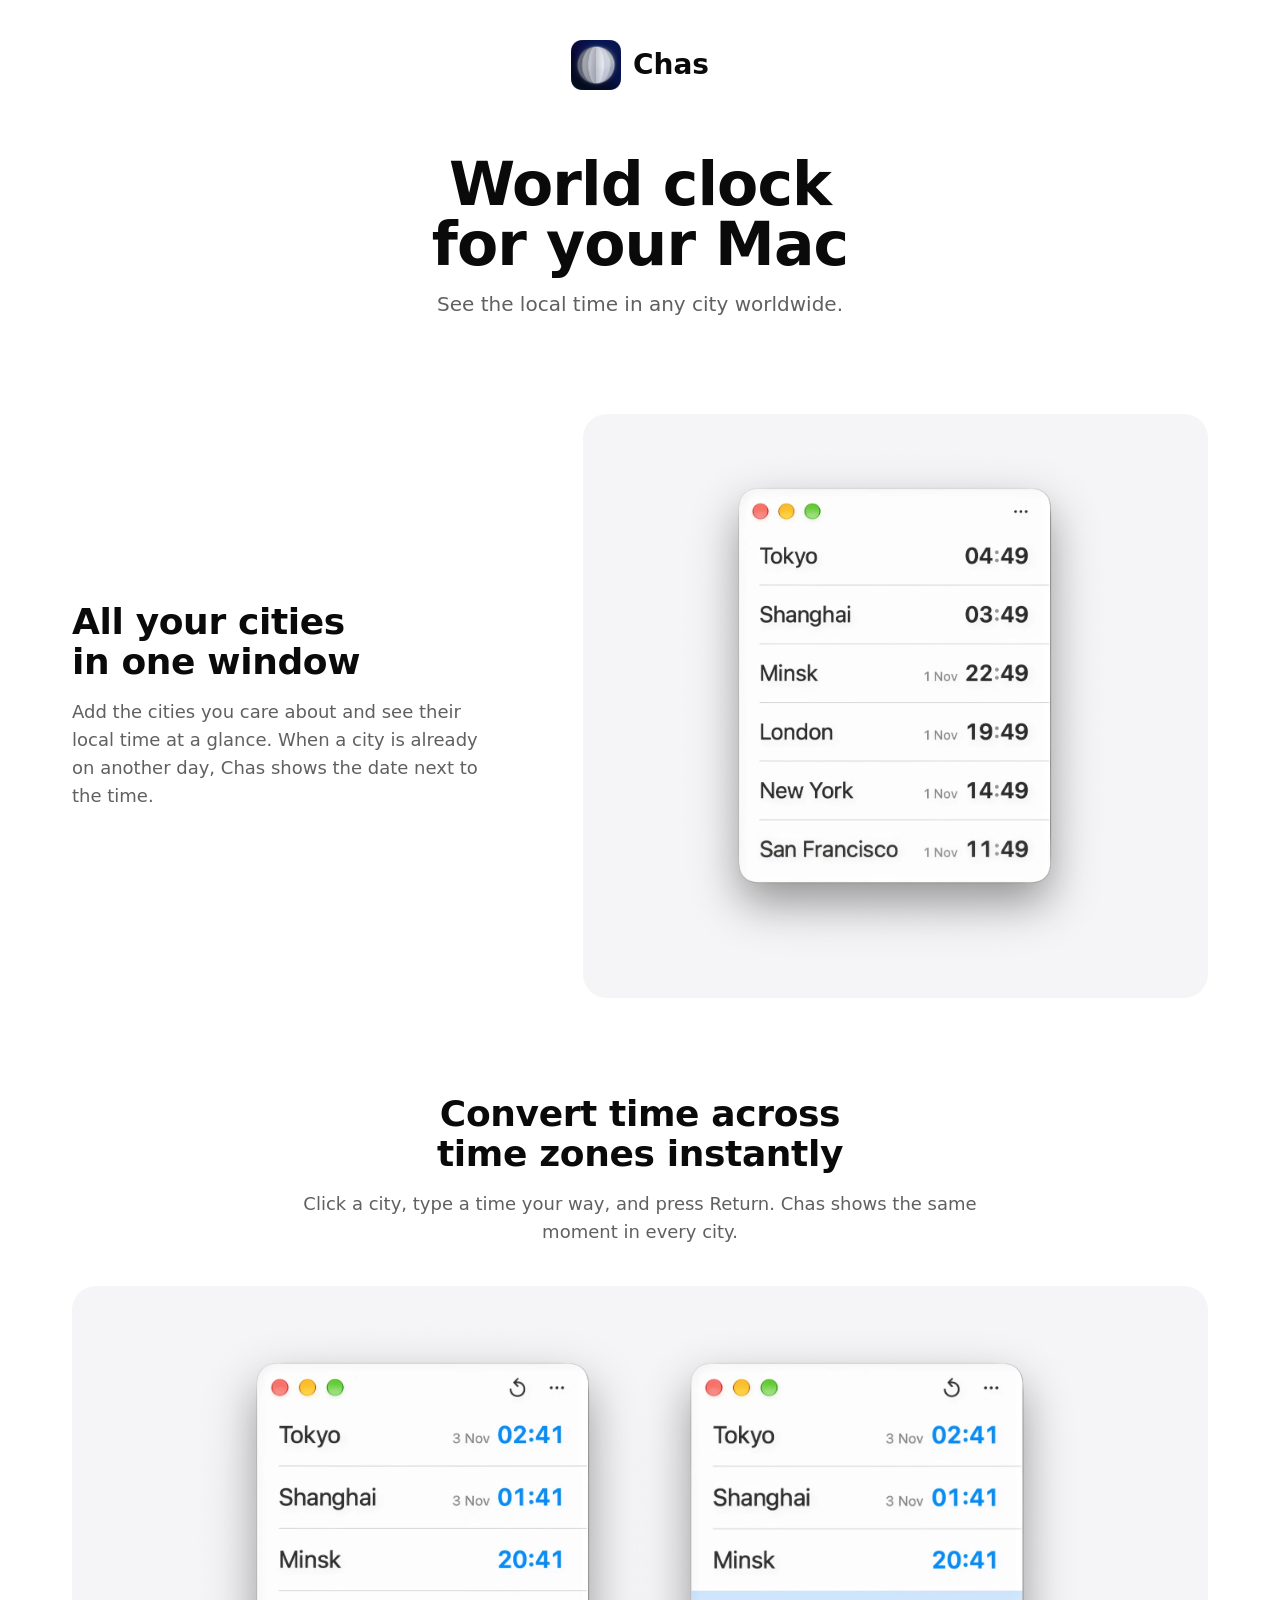
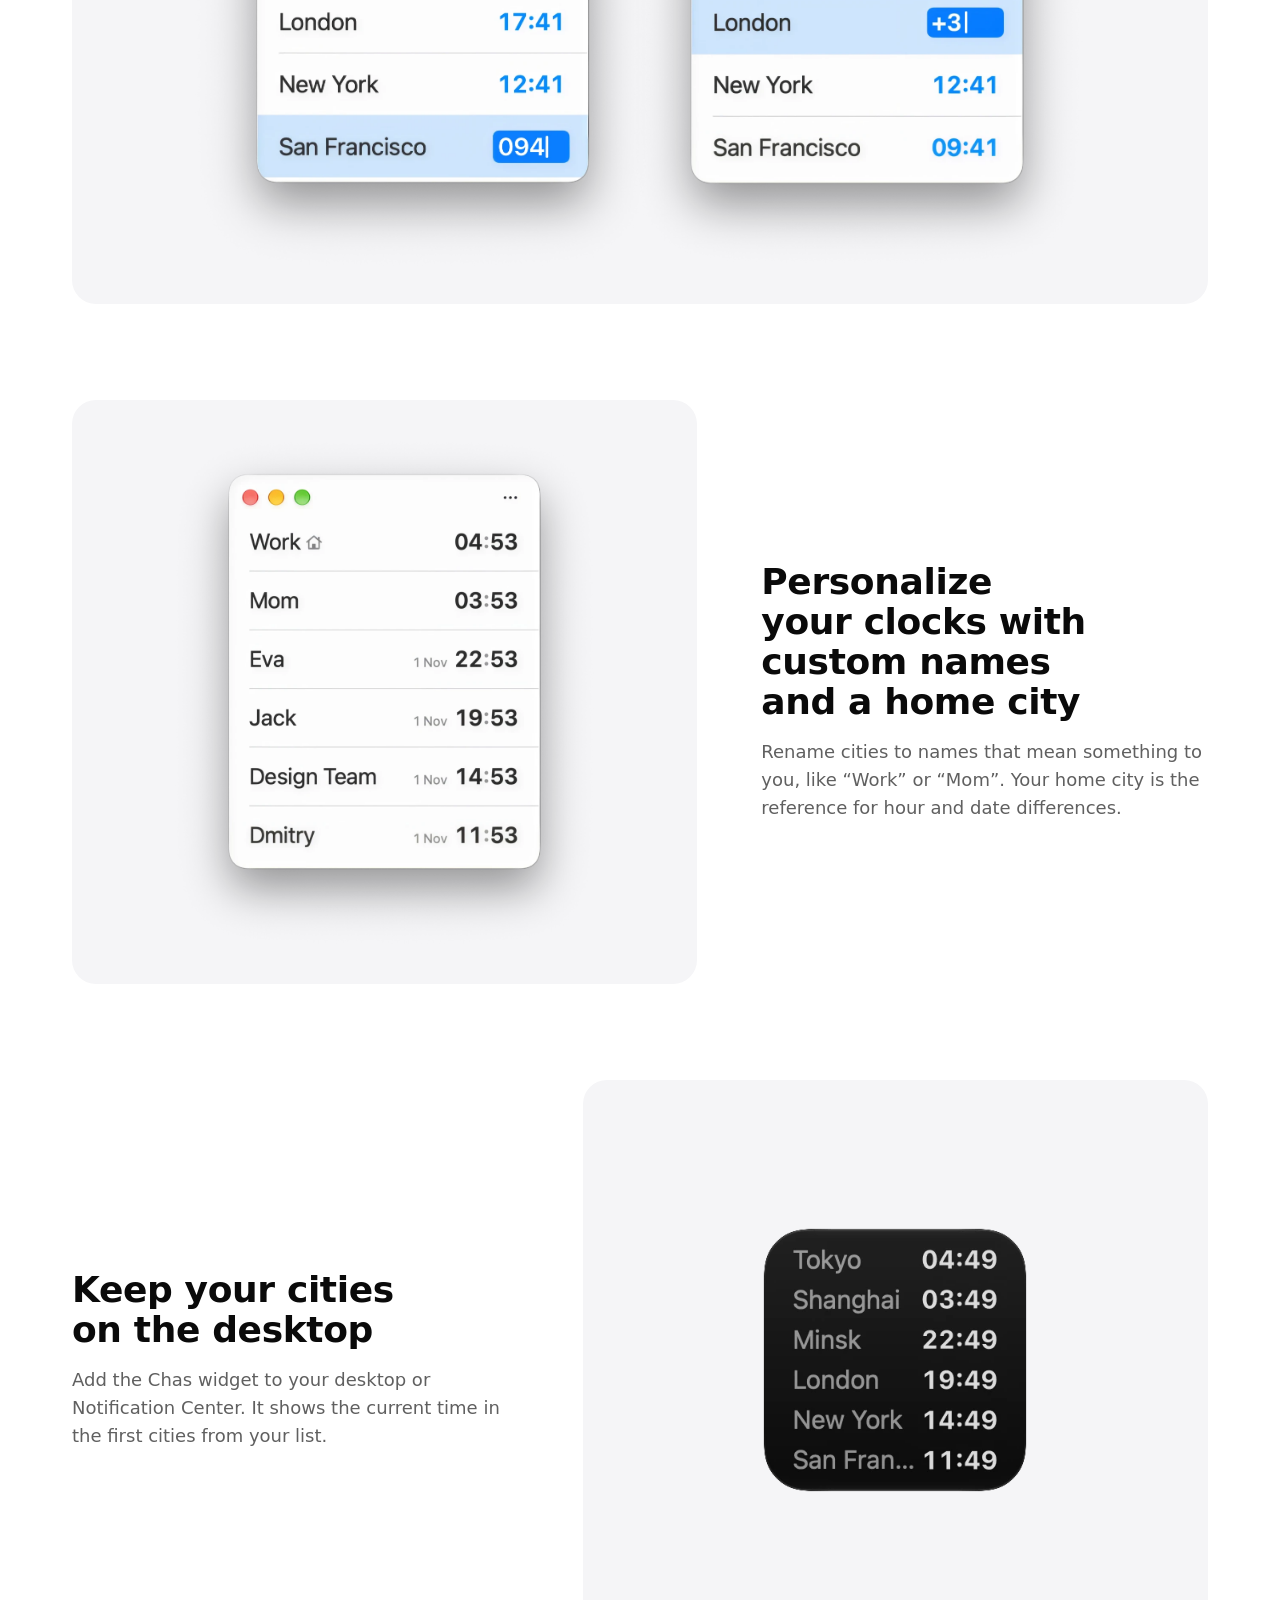
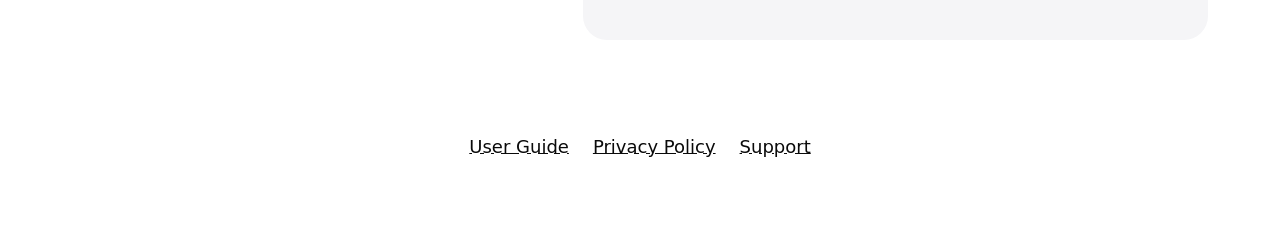
<file: index.html>
<!doctype html>
<html lang="en">
  <head>
    <meta charset="utf-8" />
    <meta name="viewport" content="width=device-width, initial-scale=1" />
    <title>Chas – World Time</title>
    <meta name="description" content="A world clock for your Mac. Type a time in one city to see it in all the others." />
    <link rel="canonical" href="https://bosha13.github.io/Chas-Website/" />
    <meta property="og:type" content="website" />
    <meta property="og:url" content="https://bosha13.github.io/Chas-Website/" />
    <meta property="og:title" content="Chas – World Time" />
    <meta property="og:description" content="A world clock for your Mac. Type a time in one city to see it in all the others." />
    <meta property="og:image" content="https://bosha13.github.io/Chas-Website/src/og-image.png" />
    <meta property="og:image:width" content="1200" />
    <meta property="og:image:height" content="630" />
    <meta property="og:image:alt" content="Chas windows comparing the time in six cities" />
    <meta name="twitter:card" content="summary_large_image" />
    <link rel="icon" href="src/AppIcon.webp" />
    <link rel="apple-touch-icon" href="src/apple-touch-icon.png" />
    <link rel="stylesheet" href="styles.css" />
    <script>document.documentElement.classList.add("js");</script>
  </head>
  <body>
    <main class="page" aria-labelledby="hero-title">
      <header class="brand" aria-label="Chas">
        <img class="brand__icon" src="src/AppIcon.webp" alt="" width="50" height="50" />
        <span class="brand__name">Chas</span>
      </header>

      <section class="hero" aria-labelledby="hero-title">
        <h1 id="hero-title" class="hero__title">World clock for your Mac</h1>
        <p class="hero__lead">See the local time in any city worldwide.</p>
      </section>

      <div class="content">
        <section class="feature reveal" aria-labelledby="cities-title">
          <div class="feature__text">
            <h2 id="cities-title" class="feature__title">All your cities in one window</h2>
            <p>Add the cities you care about and see their local time at a glance. When a city is already on another day, Chas shows the date next to the time.</p>
          </div>
          <div class="stage">
            <img
              src="src/Slide-1_2x.webp"
              alt="Chas window with the local time in six cities"
              width="547"
              height="650"
            />
          </div>
        </section>

        <section class="feature feature--wide reveal" aria-labelledby="convert-title">
          <div class="feature__text">
            <h2 id="convert-title" class="feature__title">Convert time across time zones instantly</h2>
            <p>Click a city, type a time your way, and press Return. Chas shows the same moment in every city.</p>
          </div>
          <div class="stage">
            <div class="shot-pair">
              <img
                src="src/Slide-2_2x.webp"
                alt="Typing a time for San Francisco shows the same moment in every city"
                width="547"
                height="650"
              />
              <img
                src="src/Slide-3_2x.webp"
                alt="Typing +3 for London moves the comparison three hours ahead"
                width="547"
                height="650"
              />
            </div>
          </div>
        </section>

        <section class="feature feature--flip reveal" aria-labelledby="personalize-title">
          <div class="feature__text">
            <h2 id="personalize-title" class="feature__title">Personalize your clocks with custom names and a home city</h2>
            <p>Rename cities to names that mean something to you, like “Work” or “Mom”. Your home city is the reference for hour and date differences.</p>
          </div>
          <div class="stage">
            <img
              src="src/Slide-4_2x.webp"
              alt="Clocks with custom names like Work and Mom"
              width="547"
              height="650"
            />
          </div>
        </section>

        <section class="feature reveal" aria-labelledby="widget-title">
          <div class="feature__text">
            <h2 id="widget-title" class="feature__title">Keep your cities on the desktop</h2>
            <p>Add the Chas widget to your desktop or Notification Center. It shows the current time in the first cities from your list.</p>
          </div>
          <div class="stage">
            <img
              class="stage__widget"
              src="src/Widget_2x.webp"
              alt="Chas widget with the time in six cities"
              width="180"
              height="180"
            />
          </div>
        </section>
      </div>

      <footer class="links">
        <a href="user-guide.html">User Guide</a>
        <a href="privacy-policy.html">Privacy Policy</a>
        <a href="mailto:alxndr.bokhan@gmail.com">Support</a>
      </footer>
    </main>

    <script>
      // Секции плавно появляются при первом попадании в экран.
      if ("IntersectionObserver" in window) {
        const observer = new IntersectionObserver(
          (entries) => {
            for (const entry of entries) {
              if (!entry.isIntersecting) continue;
              entry.target.classList.add("is-visible");
              observer.unobserve(entry.target);
            }
          },
          { rootMargin: "0px 0px -10% 0px" }
        );
        document.querySelectorAll(".reveal").forEach((el) => observer.observe(el));
      } else {
        document.querySelectorAll(".reveal").forEach((el) => el.classList.add("is-visible"));
      }
    </script>
  </body>
</html>
</file>
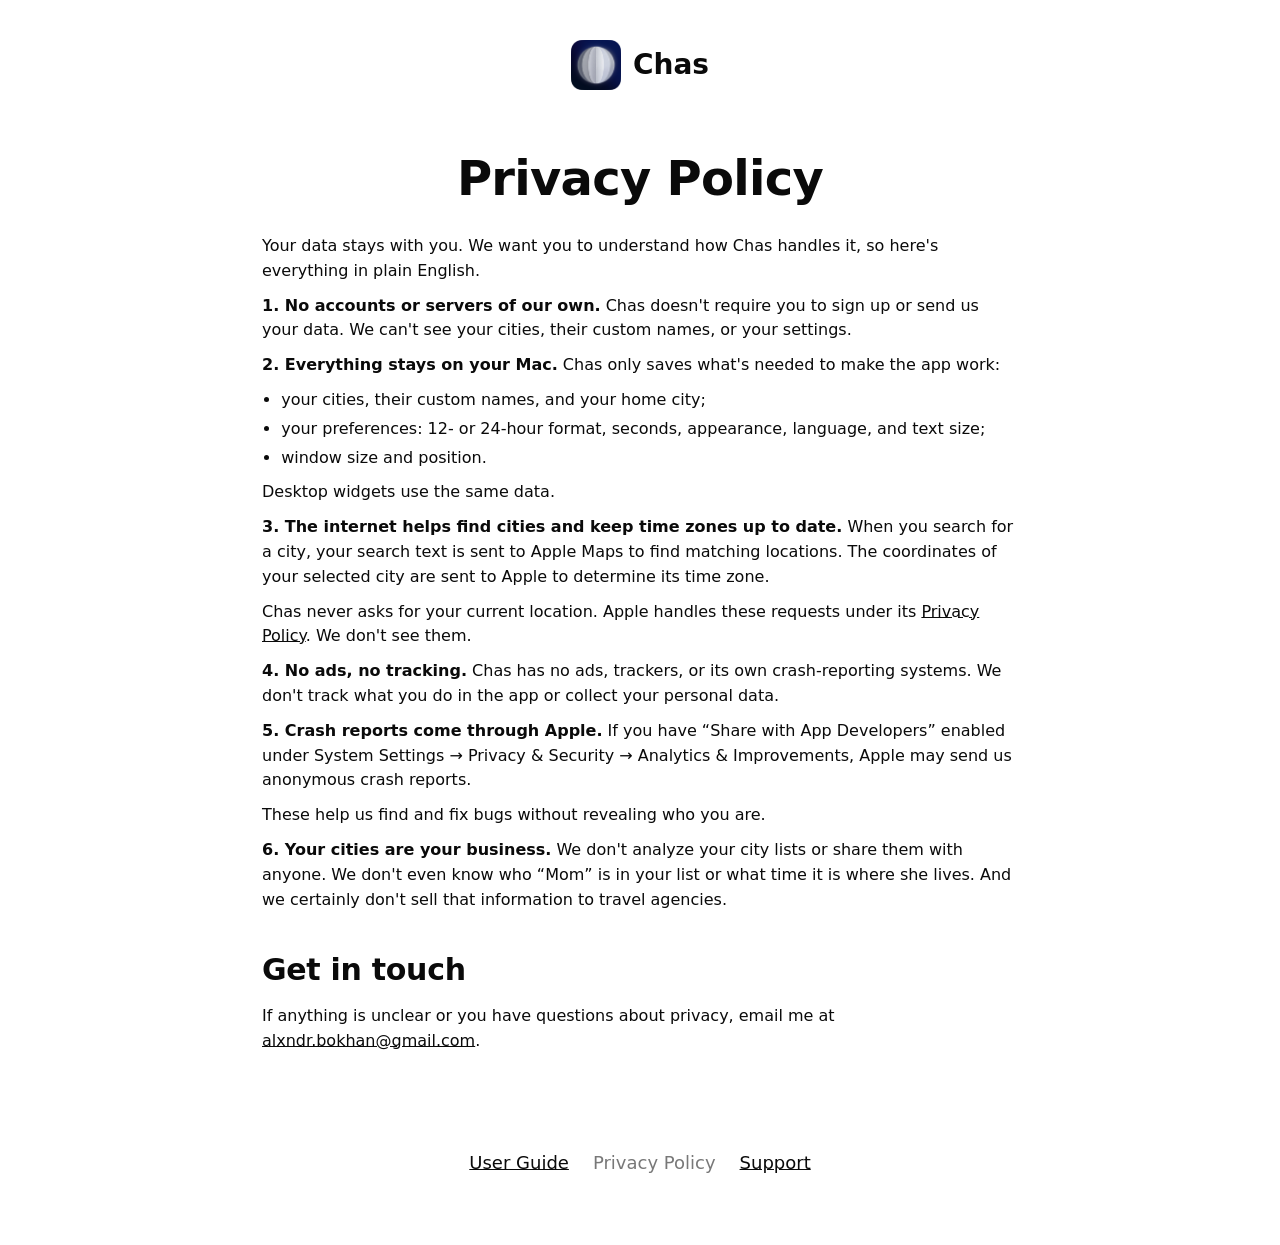
<file: privacy-policy.html>
<!doctype html>
<html lang="en">
  <head>
    <meta charset="utf-8" />
    <meta name="viewport" content="width=device-width, initial-scale=1" />
    <title>Privacy Policy | Chas</title>
    <meta name="description" content="How Chas handles your data." />
    <link rel="icon" href="src/AppIcon.webp" />
    <link rel="stylesheet" href="styles.css" />
  </head>
  <body>
    <main class="page" aria-labelledby="privacy-title">
      <header class="brand" aria-label="Chas">
        <a class="brand__home" href="index.html" aria-label="Chas home">
          <img class="brand__icon" src="src/AppIcon.webp" alt="" width="50" height="50" />
          <span class="brand__name">Chas</span>
        </a>
      </header>

      <article class="guide">
        <h1 id="privacy-title" class="guide__title">Privacy Policy</h1>

        <div class="guide__text">
          <p>
            Your data stays with you. We want you to understand how Chas handles it, so here's
            everything in plain English.
          </p>

          <p>
            <strong>1. No accounts or servers of our own.</strong> Chas doesn't require you to sign
            up or send us your data. We can't see your cities, their custom names, or your
            settings.
          </p>

          <p>
            <strong>2. Everything stays on your Mac.</strong> Chas only saves what's needed to make
            the app work:
          </p>
          <ul>
            <li>your cities, their custom names, and your home city;</li>
            <li>
              your preferences: 12- or 24-hour format, seconds, appearance, language, and text
              size;
            </li>
            <li>window size and position.</li>
          </ul>
          <p>Desktop widgets use the same data.</p>

          <p>
            <strong>3. The internet helps find cities and keep time zones up to date.</strong> When
            you search for a city, your search text is sent to Apple Maps to find matching
            locations. The coordinates of your selected city are sent to Apple to determine its
            time zone.
          </p>
          <p>
            Chas never asks for your current location. Apple handles these requests under its
            <a href="https://www.apple.com/legal/privacy/">Privacy Policy</a>. We don't see them.
          </p>

          <p>
            <strong>4. No ads, no tracking.</strong> Chas has no ads, trackers, or its own
            crash-reporting systems. We don't track what you do in the app or collect your personal
            data.
          </p>

          <p>
            <strong>5. Crash reports come through Apple.</strong> If you have “Share with App
            Developers” enabled under System Settings → Privacy &amp; Security → Analytics &amp;
            Improvements, Apple may send us anonymous crash reports.
          </p>
          <p>These help us find and fix bugs without revealing who you are.</p>

          <p>
            <strong>6. Your cities are your business.</strong> We don't analyze your city lists or
            share them with anyone. We don't even know who “Mom” is in your list or what time it is
            where she lives. And we certainly don't sell that information to travel agencies.
          </p>

          <h2>Get in touch</h2>
          <p>
            If anything is unclear or you have questions about privacy, email me at
            <a href="mailto:alxndr.bokhan@gmail.com">alxndr.bokhan@gmail.com</a>.
          </p>
        </div>
      </article>

      <footer class="links">
        <a href="user-guide.html">User Guide</a>
        <a href="privacy-policy.html" aria-current="page">Privacy Policy</a>
        <a href="mailto:alxndr.bokhan@gmail.com">Support</a>
      </footer>
    </main>
  </body>
</html>
</file>
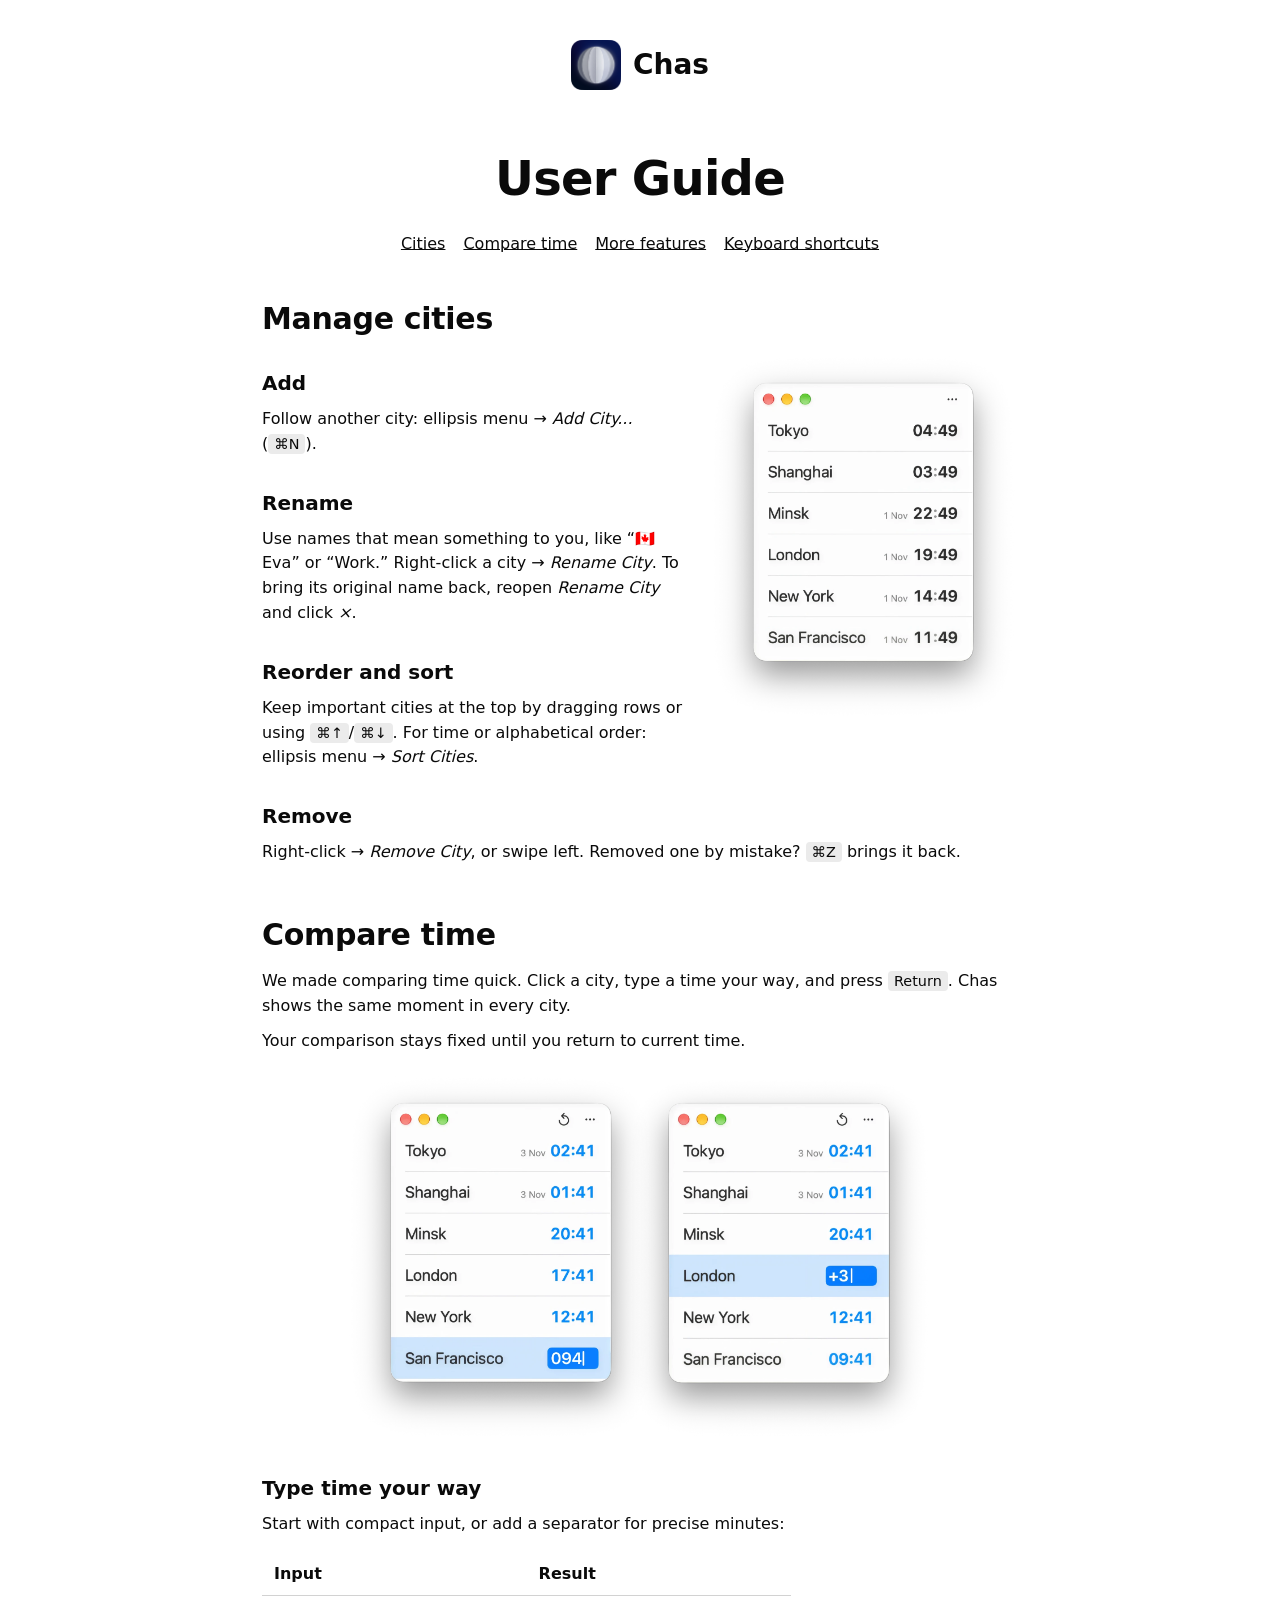
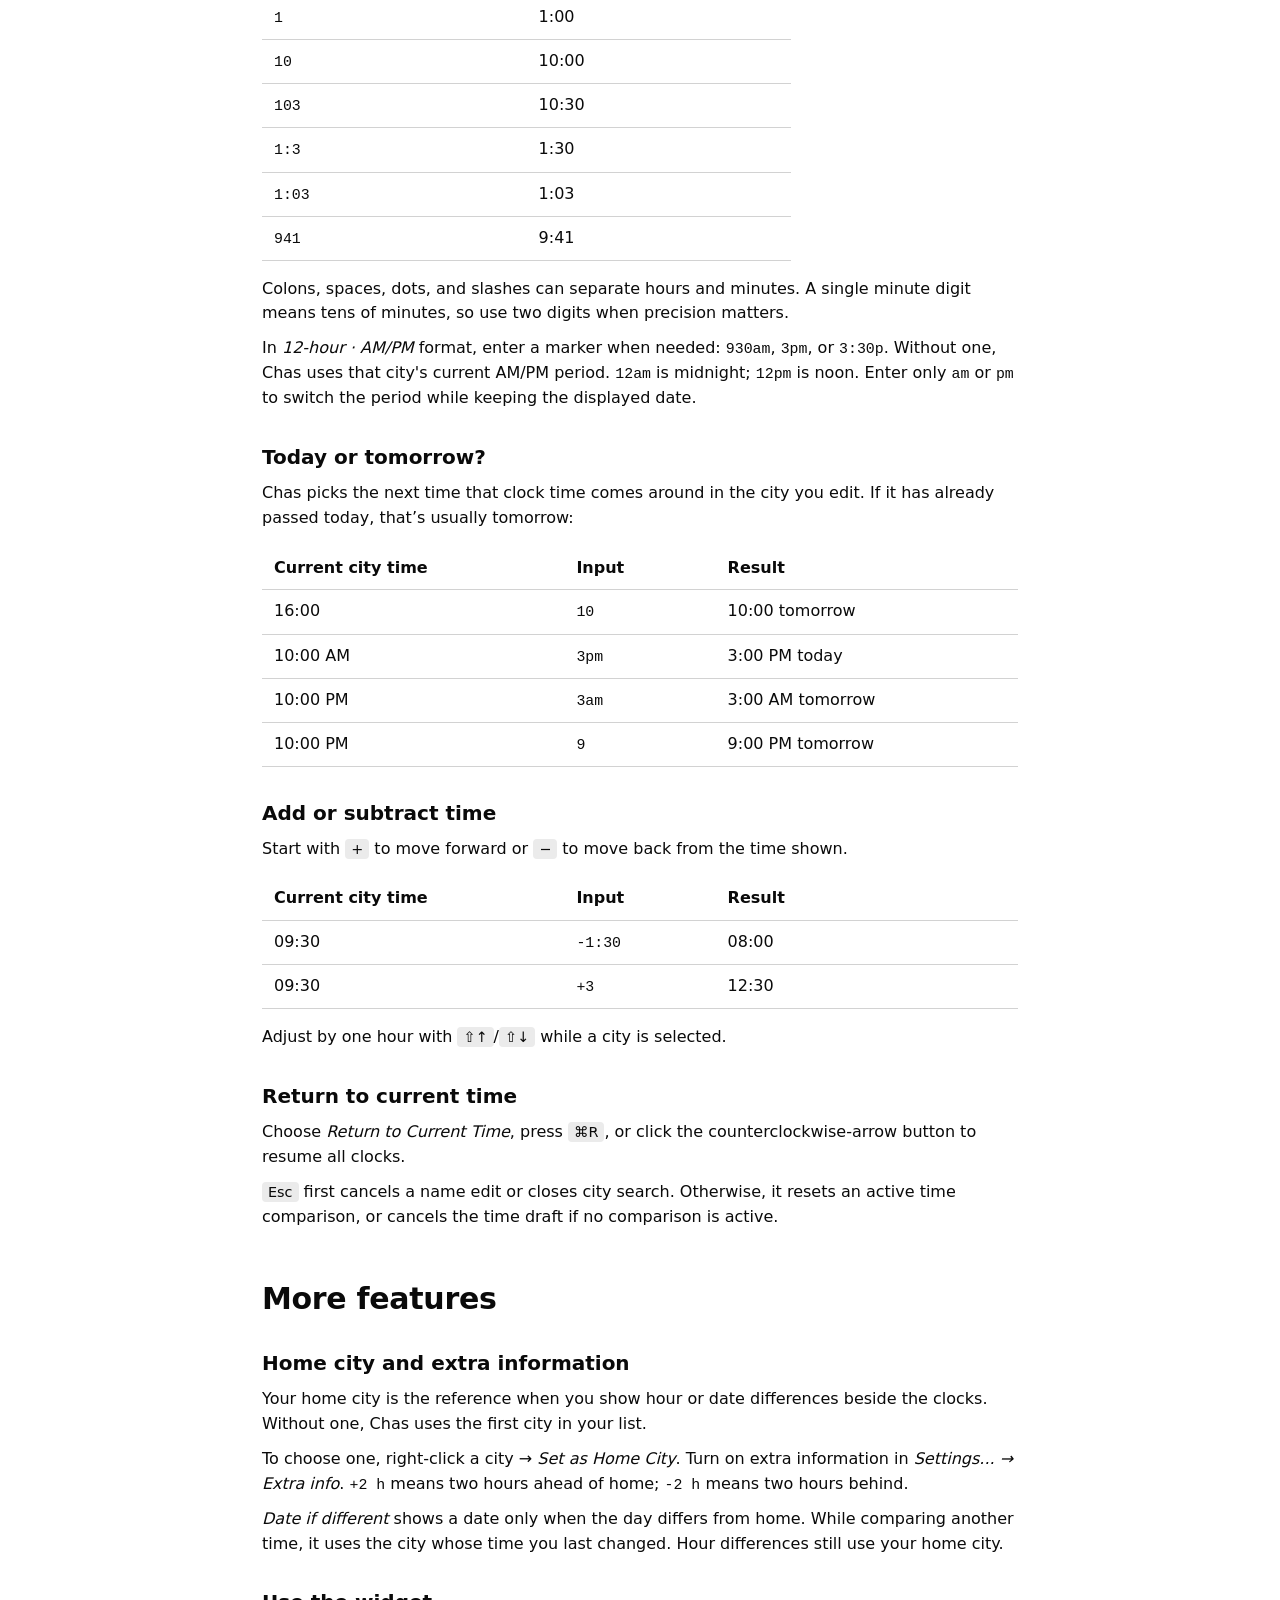
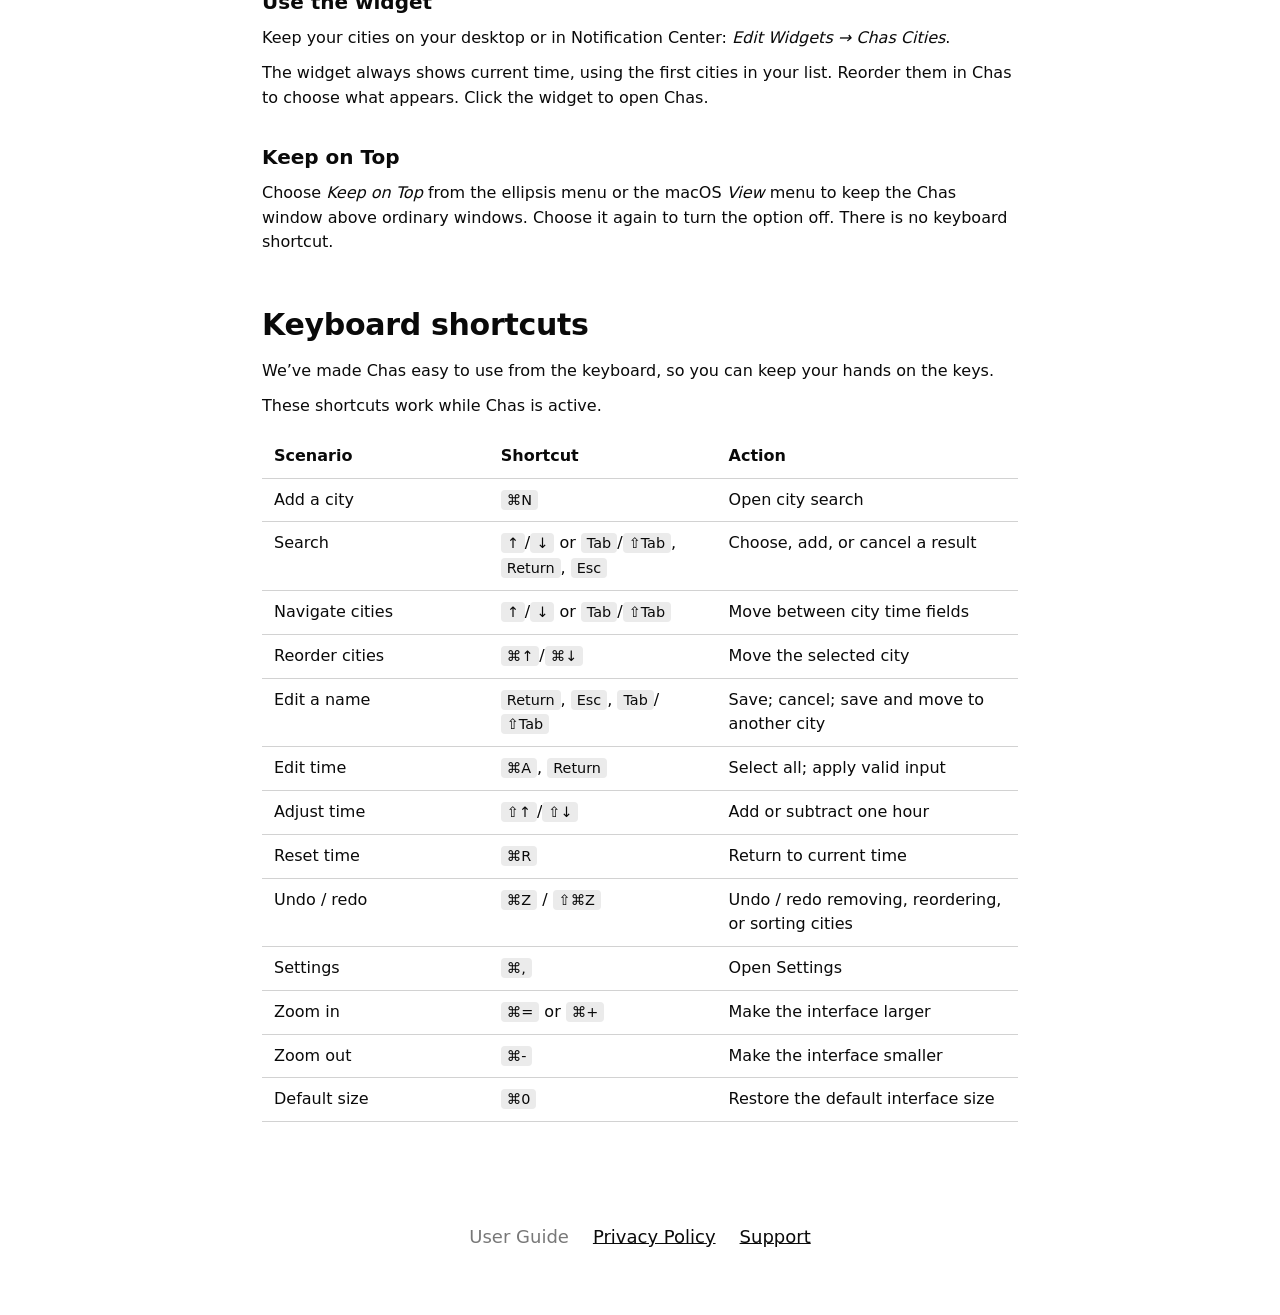
<file: user-guide.html>
<!doctype html>
<html lang="en">
  <head>
    <meta charset="utf-8" />
    <meta name="viewport" content="width=device-width, initial-scale=1" />
    <title>User Guide | Chas</title>
    <meta name="description" content="How to manage cities, compare times, and use the Chas widget." />
    <link rel="icon" href="src/AppIcon.webp" />
    <link rel="stylesheet" href="styles.css" />
  </head>
  <body>
    <main class="page" aria-labelledby="guide-title">
      <header class="brand" aria-label="Chas">
        <a class="brand__home" href="index.html" aria-label="Chas home">
          <img class="brand__icon" src="src/AppIcon.webp" alt="" width="50" height="50" />
          <span class="brand__name">Chas</span>
        </a>
      </header>

      <article class="guide">
        <h1 id="guide-title" class="guide__title">User Guide</h1>

        <nav class="guide__toc" aria-label="On this page">
          <a href="#cities">Cities</a>
          <a href="#time">Compare time</a>
          <a href="#more-features">More features</a>
          <a href="#shortcuts">Keyboard shortcuts</a>
        </nav>

        <div class="guide__text">
          <section id="cities">
            <h2>Manage cities</h2>
            <img
              class="guide__image guide__image--right"
              src="src/Slide-1_2x.webp"
              alt="Chas window with the local time in six cities"
              width="547"
              height="650"
            />

            <h3 id="add-city">Add</h3>
            <p>Follow another city: ellipsis menu → <em>Add City...</em> (<kbd>⌘N</kbd>).</p>

            <h3 id="rename-city">Rename</h3>
            <p>Use names that mean something to you, like “🇨🇦 Eva” or “Work.” Right-click a city → <em>Rename City</em>. To bring its original name back, reopen <em>Rename City</em> and click <em>×</em>.</p>

            <h3 id="reorder-cities">Reorder and sort</h3>
            <p>Keep important cities at the top by dragging rows or using <kbd>⌘↑</kbd>/<kbd>⌘↓</kbd>. For time or alphabetical order: ellipsis menu → <em>Sort Cities</em>.</p>

            <h3 id="remove-city">Remove</h3>
            <p>Right-click → <em>Remove City</em>, or swipe left. Removed one by mistake? <kbd>⌘Z</kbd> brings it back.</p>
          </section>

          <section id="time">
            <h2>Compare time</h2>
            <p>We made comparing time quick. Click a city, type a time your way, and press <kbd>Return</kbd>. Chas shows the same moment in every city.</p>
            <p>Your comparison stays fixed until you return to current time.</p>
            <div class="shot-pair guide__shots">
              <img
                src="src/Slide-2_2x.webp"
                alt="Typing a time for San Francisco shows the same moment in every city"
                width="547"
                height="650"
              />
              <img
                src="src/Slide-3_2x.webp"
                alt="Typing +3 for London moves the comparison three hours ahead"
                width="547"
                height="650"
              />
            </div>

            <h3 id="time-input">Type time your way</h3>
            <p>Start with compact input, or add a separator for precise minutes:</p>
            <table class="guide__input-table">
              <thead><tr><th>Input</th><th>Result</th></tr></thead>
              <tbody>
                <tr><td><code>1</code></td><td>1:00</td></tr>
                <tr><td><code>10</code></td><td>10:00</td></tr>
                <tr><td><code>103</code></td><td>10:30</td></tr>
                <tr><td><code>1:3</code></td><td>1:30</td></tr>
                <tr><td><code>1:03</code></td><td>1:03</td></tr>
                <tr><td><code>941</code></td><td>9:41</td></tr>
              </tbody>
            </table>
            <p>Colons, spaces, dots, and slashes can separate hours and minutes. A single minute digit means tens of minutes, so use two digits when precision matters.</p>
            <p>In <em>12-hour · AM/PM</em> format, enter a marker when needed: <code>930am</code>, <code>3pm</code>, or <code>3:30p</code>. Without one, Chas uses that city's current AM/PM period. <code>12am</code> is midnight; <code>12pm</code> is noon. Enter only <code>am</code> or <code>pm</code> to switch the period while keeping the displayed date.</p>

            <h3 id="today-or-tomorrow">Today or tomorrow?</h3>
            <p>Chas picks the next time that clock time comes around in the city you edit. If it has already passed today, that’s usually tomorrow:</p>
            <table class="guide__time-table">
              <thead><tr><th>Current city time</th><th>Input</th><th>Result</th></tr></thead>
              <tbody>
                <tr><td>16:00</td><td><code>10</code></td><td>10:00 tomorrow</td></tr>
                <tr><td>10:00 AM</td><td><code>3pm</code></td><td>3:00 PM today</td></tr>
                <tr><td>10:00 PM</td><td><code>3am</code></td><td>3:00 AM tomorrow</td></tr>
                <tr><td>10:00 PM</td><td><code>9</code></td><td>9:00 PM tomorrow</td></tr>
              </tbody>
            </table>

            <h3 id="add-subtract-time">Add or subtract time</h3>
            <p>Start with <kbd>+</kbd> to move forward or <kbd>−</kbd> to move back from the time shown.</p>
            <table class="guide__time-table">
              <thead><tr><th>Current city time</th><th>Input</th><th>Result</th></tr></thead>
              <tbody>
                <tr><td>09:30</td><td><code>-1:30</code></td><td>08:00</td></tr>
                <tr><td>09:30</td><td><code>+3</code></td><td>12:30</td></tr>
              </tbody>
            </table>
            <p>Adjust by one hour with <kbd>⇧↑</kbd>/<kbd>⇧↓</kbd> while a city is selected.</p>

            <h3 id="current-time">Return to current time</h3>
            <p>Choose <em>Return to Current Time</em>, press <kbd>⌘R</kbd>, or click the counterclockwise-arrow button to resume all clocks.</p>
            <p><kbd>Esc</kbd> first cancels a name edit or closes city search. Otherwise, it resets an active time comparison, or cancels the time draft if no comparison is active.</p>
          </section>

          <section id="more-features">
            <h2>More features</h2>

            <h3 id="home-city">Home city and extra information</h3>
            <p>Your home city is the reference when you show hour or date differences beside the clocks. Without one, Chas uses the first city in your list.</p>
            <p>To choose one, right-click a city → <em>Set as Home City</em>. Turn on extra information in <em>Settings... → Extra info</em>. <code>+2 h</code> means two hours ahead of home; <code>-2 h</code> means two hours behind.</p>
            <p><em>Date if different</em> shows a date only when the day differs from home. While comparing another time, it uses the city whose time you last changed. Hour differences still use your home city.</p>

            <h3 id="widget">Use the widget</h3>
            <p>Keep your cities on your desktop or in Notification Center: <em>Edit Widgets → Chas Cities</em>.</p>
            <p>The widget always shows current time, using the first cities in your list. Reorder them in Chas to choose what appears. Click the widget to open Chas.</p>

            <h3 id="keep-on-top">Keep on Top</h3>
            <p>Choose <em>Keep on Top</em> from the ellipsis menu or the macOS <em>View</em> menu to keep the Chas window above ordinary windows. Choose it again to turn the option off. There is no keyboard shortcut.</p>
          </section>

          <section id="shortcuts">
            <h2>Keyboard shortcuts</h2>
            <p>We’ve made Chas easy to use from the keyboard, so you can keep your hands on the keys.</p>
            <p>These shortcuts work while Chas is active.</p>
            <table class="guide__shortcuts">
              <thead><tr><th>Scenario</th><th>Shortcut</th><th>Action</th></tr></thead>
              <tbody>
                <tr><td>Add a city</td><td><kbd>⌘N</kbd></td><td>Open city search</td></tr>
                <tr><td>Search</td><td><kbd>↑</kbd>/<kbd>↓</kbd> or <kbd>Tab</kbd>/<kbd>⇧Tab</kbd>, <kbd>Return</kbd>, <kbd>Esc</kbd></td><td>Choose, add, or cancel a result</td></tr>
                <tr><td>Navigate cities</td><td><kbd>↑</kbd>/<kbd>↓</kbd> or <kbd>Tab</kbd>/<kbd>⇧Tab</kbd></td><td>Move between city time fields</td></tr>
                <tr><td>Reorder cities</td><td><kbd>⌘↑</kbd>/<kbd>⌘↓</kbd></td><td>Move the selected city</td></tr>
                <tr><td>Edit a name</td><td><kbd>Return</kbd>, <kbd>Esc</kbd>, <kbd>Tab</kbd>/<kbd>⇧Tab</kbd></td><td>Save; cancel; save and move to another city</td></tr>
                <tr><td>Edit time</td><td><kbd>⌘A</kbd>, <kbd>Return</kbd></td><td>Select all; apply valid input</td></tr>
                <tr><td>Adjust time</td><td><kbd>⇧↑</kbd>/<kbd>⇧↓</kbd></td><td>Add or subtract one hour</td></tr>
                <tr><td>Reset time</td><td><kbd>⌘R</kbd></td><td>Return to current time</td></tr>
                <tr><td>Undo / redo</td><td><kbd>⌘Z</kbd> / <kbd>⇧⌘Z</kbd></td><td>Undo / redo removing, reordering, or sorting cities</td></tr>
                <tr><td>Settings</td><td><kbd>⌘,</kbd></td><td>Open Settings</td></tr>
                <tr><td>Zoom in</td><td><kbd>⌘=</kbd> or <kbd>⌘+</kbd></td><td>Make the interface larger</td></tr>
                <tr><td>Zoom out</td><td><kbd>⌘-</kbd></td><td>Make the interface smaller</td></tr>
                <tr><td>Default size</td><td><kbd>⌘0</kbd></td><td>Restore the default interface size</td></tr>
              </tbody>
            </table>
          </section>
        </div>
      </article>

      <footer class="links">
        <a href="user-guide.html" aria-current="page">User Guide</a>
        <a href="privacy-policy.html">Privacy Policy</a>
        <a href="mailto:alxndr.bokhan@gmail.com">Support</a>
      </footer>
    </main>
  </body>
</html>
</file>
<file: styles.css>
:root {
  color-scheme: light dark;
  --bg: #ffffff;
  --text: #0a0a0a;
  --stage: #f5f5f7;
  --muted: color-mix(in srgb, var(--text) 65%, var(--bg));
  --subtle: color-mix(in srgb, var(--text) 55%, var(--bg));
  --ease: cubic-bezier(0.22, 1, 0.36, 1);
}

@media (prefers-color-scheme: dark) {
  :root {
    --bg: #0a0a0a;
    --text: #f5f5f5;
    --stage: #181818;
  }
}

* {
  box-sizing: border-box;
}

html {
  min-height: 100%;
  background: var(--bg);
}

body {
  min-height: 100vh;
  margin: 0;
  color: var(--text);
  font-family:
    system-ui,
    -apple-system,
    BlinkMacSystemFont,
    "Segoe UI",
    sans-serif;
  background-color: var(--bg);
}

.page {
  display: flex;
  min-height: 100vh;
  min-height: 100svh;
  flex-direction: column;
  align-items: center;
  padding: 40px 24px 71px;
}

.brand {
  display: flex;
  align-items: center;
  gap: 12px;
}

.brand__home {
  display: flex;
  align-items: center;
  gap: 12px;
  color: inherit;
  text-decoration: none;
}

.brand__icon {
  display: block;
  width: 50px;
  height: 50px;
  border-radius: 8.333px;
}

.brand__name {
  margin: 0;
  font-size: 28px;
  font-weight: 700;
  line-height: 1.2;
  letter-spacing: 0;
  white-space: nowrap;
}

.hero {
  display: flex;
  width: min(100%, 1200px);
  flex-direction: column;
  align-items: center;
  margin-top: 64px;
  padding: 0 32px;
  text-align: center;
}

.hero__title {
  max-width: 680px;
  margin: 0;
  font-size: 60px;
  font-weight: 700;
  line-height: 1;
  letter-spacing: -0.015em;
  text-wrap: balance;
}

.hero__lead {
  max-width: 540px;
  margin: 16px 0 0;
  color: var(--muted);
  font-size: 20px;
  line-height: 28px;
  text-wrap: balance;
}

.store-badge {
  display: block;
  margin-top: 32px;
  border-radius: 8px;
  transition:
    opacity 300ms var(--ease),
    translate 300ms var(--ease);
}

.store-badge img {
  display: block;
  width: auto;
  height: 48px;
}

.store-badge[href]:hover {
  opacity: 0.8;
}

.store-badge[href]:active {
  translate: 0 1px;
}

.store-badge:focus-visible {
  outline: 2px solid var(--text);
  outline-offset: 4px;
}

.hero__note {
  margin: 12px 0 0;
  color: var(--subtle);
  font-size: 14px;
  line-height: 20px;
}

.stage {
  display: flex;
  align-items: center;
  justify-content: center;
  padding: 32px;
  border-radius: 24px;
  background-color: var(--stage);
}

.stage img {
  display: block;
  max-width: 100%;
  height: auto;
}

.feature .stage > img {
  width: auto;
  max-height: 520px;
}

.stage .stage__widget {
  width: 240px;
  /* Уменьшаем только картинку: scale не меняет размер плашки. */
  scale: 0.8;
}

.shot-pair {
  display: grid;
  width: 100%;
  grid-template-columns: repeat(2, minmax(0, 466px));
  justify-content: center;
}

.shot-pair img {
  display: block;
  width: 100%;
  height: auto;
}

/* Окна окружены прозрачной тенью: сдвигаем их ближе друг к другу. */
.shot-pair img:first-child {
  translate: 16px 0;
}

.shot-pair img:last-child {
  translate: -16px 0;
}

.guide__shots {
  grid-template-columns: repeat(2, minmax(0, 310px));
  margin: 20px 0;
}

.content {
  display: flex;
  width: min(100%, 1200px);
  flex-direction: column;
  gap: 96px;
  margin: 96px 0;
  padding: 0 32px;
}

.feature {
  display: grid;
  grid-template-columns: minmax(0, 5fr) minmax(0, 7fr);
  align-items: center;
  gap: 64px;
}

.feature .stage {
  min-height: 560px;
}

/* Зигзаг: у блока с --flip картинка слева. */
.feature--flip {
  grid-template-columns: minmax(0, 7fr) minmax(0, 5fr);
}

.feature--flip .feature__text {
  order: 2;
}

.feature--wide {
  grid-template-columns: minmax(0, 1fr);
  gap: 40px;
  text-align: center;
}

.feature--wide .feature__text {
  max-width: 680px;
  margin: 0 auto;
}

.feature--wide .stage {
  min-height: 0;
}

.feature__title {
  margin: 0;
  font-size: 36px;
  font-weight: 700;
  line-height: 40px;
  letter-spacing: -0.01em;
  text-wrap: balance;
}

.feature__text p {
  margin: 16px 0 0;
  color: var(--muted);
  font-size: 18px;
  line-height: 28px;
  text-wrap: pretty;
}

.cta {
  display: flex;
  flex-direction: column;
  align-items: center;
  text-align: center;
}

.cta__icon {
  display: block;
  width: 64px;
  height: 64px;
  margin-bottom: 24px;
  border-radius: 12px;
}

.js .reveal {
  opacity: 0;
  translate: 0 16px;
  transition:
    opacity 700ms var(--ease),
    translate 700ms var(--ease);
}

.js .reveal.is-visible {
  opacity: 1;
  translate: none;
}

@media (prefers-reduced-motion: reduce) {
  .js .reveal {
    translate: none;
  }
}

@media (max-width: 899px) {
  .feature,
  .feature--flip {
    grid-template-columns: minmax(0, 1fr);
    gap: 32px;
    text-align: center;
  }

  .feature--flip .feature__text {
    order: 0;
  }

  .feature__text {
    max-width: 540px;
    margin: 0 auto;
  }

  .feature .stage {
    min-height: 0;
  }
}

.links {
  display: flex;
  gap: 24px;
  margin-top: auto;
}

.links a {
  color: var(--text);
  font-size: 18px;
  font-weight: 500;
  line-height: 1.2;
  text-align: center;
  text-decoration: underline;
  text-underline-position: from-font;
  white-space: nowrap;
  transition: opacity 300ms var(--ease);
}

.links a:hover {
  opacity: 0.6;
}

.links a[aria-current="page"] {
  color: var(--subtle);
  text-decoration: none;
}

.links a:focus-visible {
  border-radius: 4px;
  outline: 2px solid var(--text);
  outline-offset: 4px;
}

.guide__title {
  margin: 0 0 32px;
  font-size: 48px;
  font-weight: 700;
  line-height: 1;
  text-align: center;
  letter-spacing: -0.015em;
  text-wrap: balance;
}

.guide__text ul {
  margin: 10px 0;
  padding-left: 1.2em;
}

.guide__text li + li {
  margin-top: 4px;
}

.guide__text p + h2 {
  margin-top: 40px;
}

.guide {
  width: min(100%, 820px);
  margin: 64px auto 88px;
  padding: 0 32px;
}

.guide__toc {
  display: flex;
  flex-wrap: wrap;
  justify-content: center;
  gap: 8px 18px;
  margin: 0 0 48px;
}

.guide__toc a,
.guide__text a {
  color: inherit;
  text-decoration: underline;
  text-underline-position: from-font;
}

.guide__text {
  font-size: 16px;
  line-height: 1.55;
}

.guide__text section + section {
  margin-top: 42px;
}

.guide__text h2 {
  margin: 0 0 16px;
  font-size: 30px;
  line-height: 36px;
  letter-spacing: -0.01em;
}

.guide__text h3 {
  margin: 32px 0 8px;
  font-size: 20px;
  line-height: 28px;
}

.guide__text p {
  margin: 10px 0;
}

.guide__image {
  display: block;
  width: auto;
  max-width: 100%;
  height: auto;
  max-height: 367px;
  margin: 20px auto;
}

.guide__image--right {
  float: right;
  margin: 0 0 16px 24px;
}

.guide__text section {
  display: flow-root;
}

.guide__text table {
  width: 100%;
  margin: 16px 0;
  border-collapse: collapse;
  text-align: left;
}

.guide__text th,
.guide__text td {
  padding: 9px 12px;
  border-bottom: 1px solid color-mix(in srgb, var(--text) 18%, transparent);
  vertical-align: top;
}

.guide__text th {
  font-weight: 700;
}

.guide__shortcuts th:first-child {
  width: 30%;
}

.guide__text .guide__input-table {
  width: 70%;
}

.guide__input-table th:first-child {
  width: 50%;
}

.guide__time-table th:first-child {
  width: 40%;
}

.guide__time-table th:nth-child(2) {
  width: 20%;
}

.guide__text kbd {
  padding: 2px 6px;
  border: 0;
  border-radius: 4px;
  background-color: color-mix(in srgb, var(--text) 8%, var(--bg));
  font-family: inherit;
  font-size: 0.9em;
  white-space: nowrap;
}

.guide__text code {
  font-size: 0.93em;
}

.guide__toc a:focus-visible,
.guide__text a:focus-visible {
  border-radius: 4px;
  outline: 2px solid var(--text);
  outline-offset: 4px;
}

@media (max-width: 600px) {
  .page {
    min-height: 1024px;
    padding: 24px 0 71px;
  }

  .hero {
    margin-top: 40px;
    padding: 0 24px;
  }

  .hero__title {
    font-size: 36px;
    line-height: 40px;
  }

  .hero__lead {
    font-size: 18px;
  }

  .shot-pair,
  .guide__shots {
    grid-template-columns: minmax(0, 360px);
  }

  .shot-pair img:first-child,
  .shot-pair img:last-child {
    translate: none;
  }

  .shot-pair img + img {
    margin-top: -32px;
  }

  .stage {
    padding: 24px 16px;
    border-radius: 16px;
  }

  .content {
    gap: 64px;
    margin: 64px 0;
    padding: 0 8px;
  }

  .feature__title {
    font-size: 30px;
    line-height: 36px;
  }

  .stage .stage__widget {
    width: 180px;
  }

  .links {
    flex-wrap: wrap;
    justify-content: center;
    gap: 12px 16px;
    padding: 0 16px;
  }

  .guide {
    margin-top: 56px;
    padding: 0 24px;
  }

  .guide__toc {
    margin-bottom: 36px;
  }

  .guide__text {
    font-size: 15px;
  }

  .guide__text table {
    font-size: 14px;
  }

  .guide__text .guide__input-table {
    width: 100%;
  }

  .guide__image--right {
    float: none;
    margin: 20px auto;
  }

  .guide__text th,
  .guide__text td {
    padding: 8px 6px;
  }

  .guide__text section + section {
    margin-top: 34px;
  }

  .guide__title {
    font-size: 36px;
    line-height: 40px;
  }

  .guide__text h2 {
    font-size: 24px;
    line-height: 32px;
  }
}
</file>
